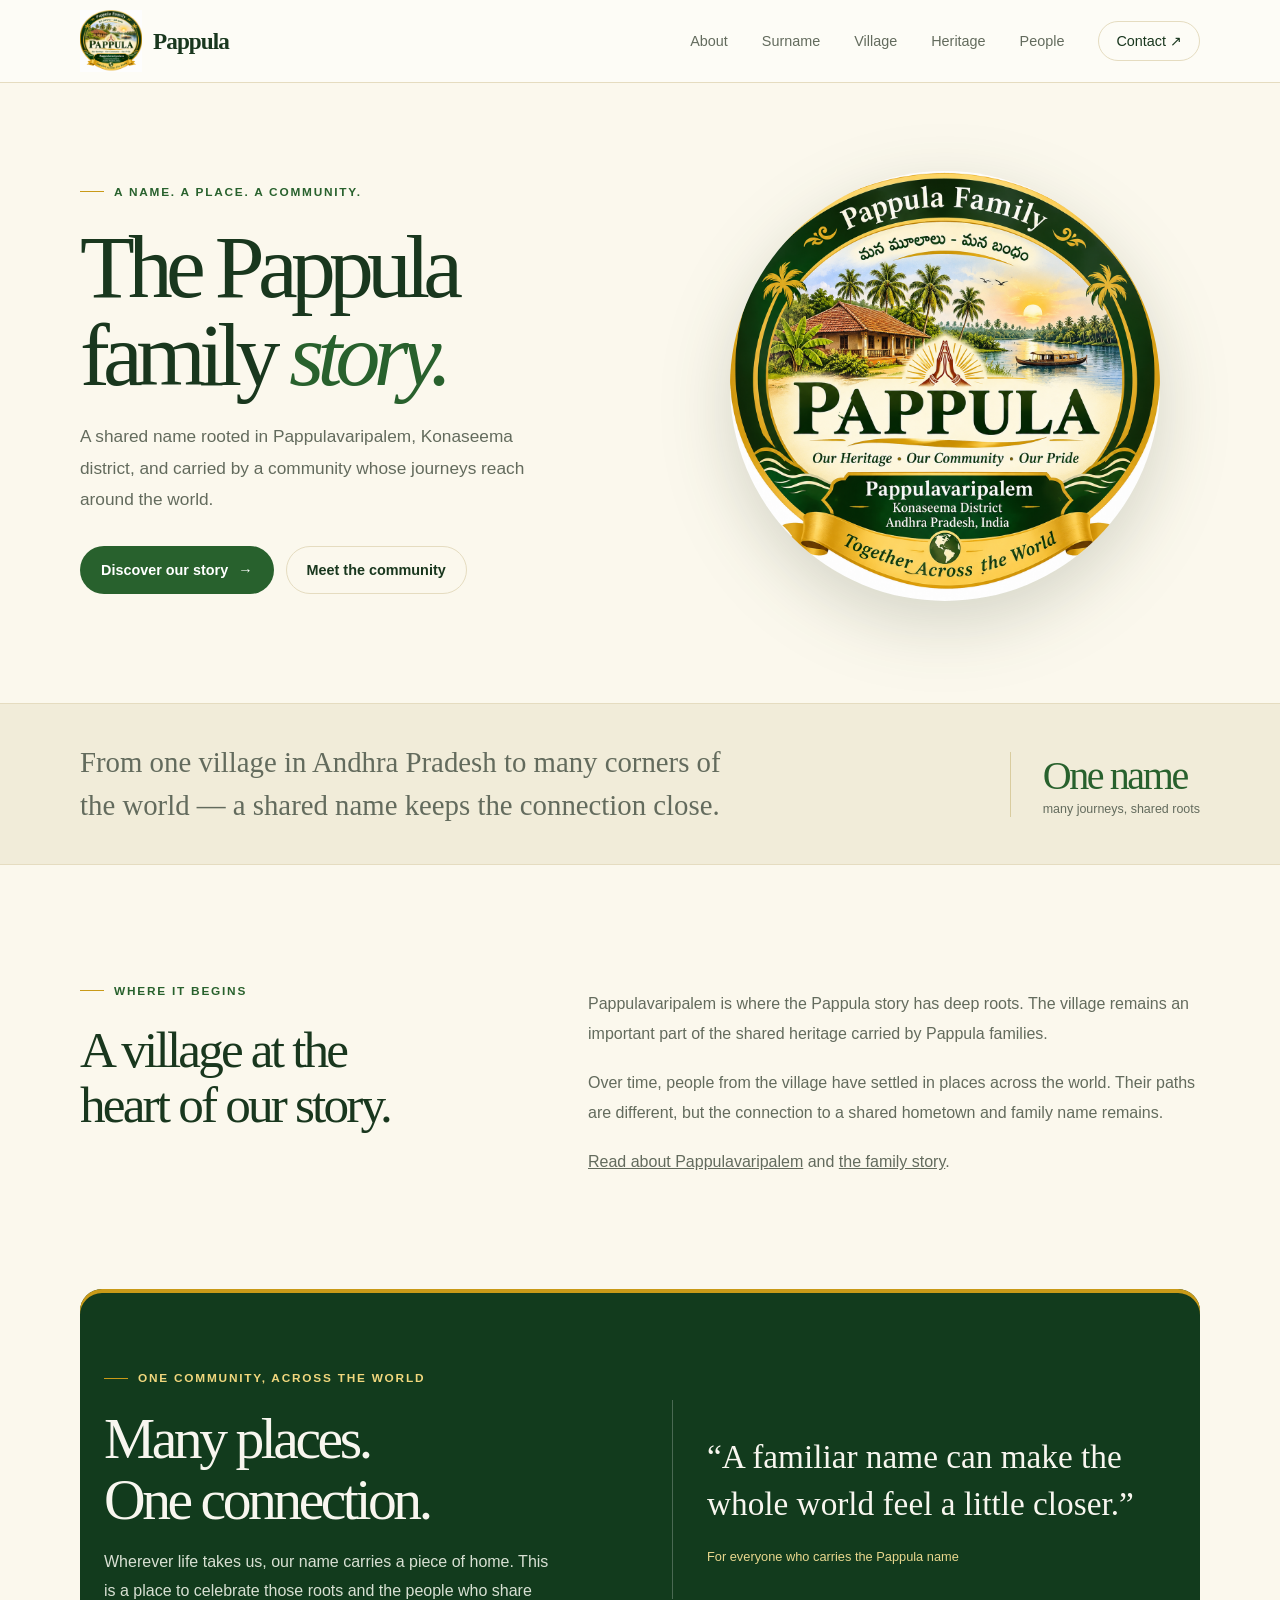
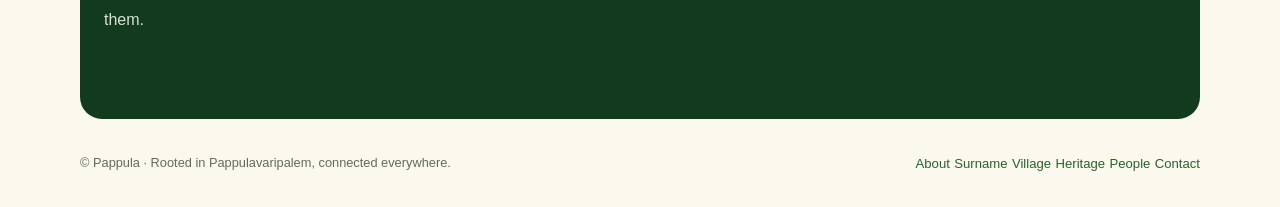
<file: index.html>
<!doctype html>
<html lang="en">
  <head>
    <meta charset="utf-8">
    <meta name="viewport" content="width=device-width, initial-scale=1">
    <title>Pappula Family &amp; Community | Pappulavaripalem, Konaseema</title>
    <meta name="keywords"
      content="Pappula family, Pappula community, Pappulavaripalem, Telugu, Konaseema district, Godavari, Andhra Pradesh">
    <meta name="author" content="Rajesh Pappula">
    <meta
      name="description"
      content="Discover the Pappula family heritage, rooted in Pappulavaripalem, Konaseema, Andhra Pradesh, India, and the community connected across the world."
    >
    <meta name="robots" content="index, follow">
    <meta name="theme-color" content="#fbf8ed">
    <meta property="article:modified_time" content="2026-11-26">
    <link rel="canonical" href="https://www.pappula.com/">
    <link rel="icon" type="image/png" href="logo.png">
    <meta property="og:type" content="website">
    <meta property="og:site_name" content="Pappula Family">
    <meta property="og:title" content="Pappula Family &amp; Community | Pappulavaripalem, Konaseema">
    <meta
      property="og:description"
      content="A shared family name, rooted in Pappulavaripalem and carried by a community around the world."
    >
    <meta property="og:url" content="https://www.pappula.com/">
    <meta property="og:image" content="https://www.pappula.com/logo.png">
    <meta property="og:image:alt" content="Pappula family emblem celebrating its heritage and community">
    <meta name="twitter:card" content="summary">
    <meta name="twitter:title" content="Pappula Family &amp; Community | Pappulavaripalem, Konaseema">
    <meta
      name="twitter:description"
      content="Discover the Pappula family heritage and community, rooted in Pappulavaripalem."
    >
    <meta name="twitter:image" content="https://www.pappula.com/logo.png">
    <script type="application/ld+json">
      {
        "@context": "https://schema.org",
        "@graph": [
          {
            "@type": "WebSite",
            "@id": "https://www.pappula.com/#website",
            "url": "https://www.pappula.com/",
            "name": "Pappula Family",
            "alternateName": "Pappula",
            "description": "The Pappula family heritage rooted in Pappulavaripalem and its community around the world.",
            "inLanguage": "en"
          },
          {
            "@type": "WebPage",
            "@id": "https://www.pappula.com/#webpage",
            "url": "https://www.pappula.com/",
            "name": "Pappula Family & Community | Pappulavaripalem, Konaseema",
            "isPartOf": {
              "@id": "https://www.pappula.com/#website"
            },
            "dateModified": "2026-11-26",
            "about": {
              "@type": "Thing",
              "name": "Pappula family heritage and community"
            },
            "inLanguage": "en"
          }
        ]
      }
    </script>
    <style>
      :root {
        color-scheme: light;
        --paper: #fbf8ed;
        --ink: #19371e;
        --muted: #636b5d;
        --green: #28612d;
        --green-dark: #123b1d;
        --gold: #c99a18;
        --line: #e5dcc0;
        --serif: Georgia, "Times New Roman", serif;
        --sans: "Segoe UI", Arial, sans-serif;
      }

      *,
      *::before,
      *::after {
        box-sizing: border-box;
      }

      html {
        scroll-behavior: smooth;
      }

      body {
        margin: 0;
        background: var(--paper);
        color: var(--ink);
        font-family: var(--sans);
        -webkit-font-smoothing: antialiased;
      }

      a {
        color: inherit;
      }

      a:focus-visible,
      button:focus-visible {
        outline: 3px solid var(--gold);
        outline-offset: 4px;
      }

      .shell {
        width: min(1120px, calc(100% - 48px));
        margin-inline: auto;
      }

      .site-header {
        position: relative;
        z-index: 2;
        border-bottom: 1px solid var(--line);
        background: rgb(255 255 255 / 48%);
      }

      .header-inner {
        min-height: 82px;
        display: flex;
        align-items: center;
        justify-content: space-between;
      }

      .brand {
        display: inline-flex;
        align-items: center;
        gap: 11px;
        text-decoration: none;
        font-family: var(--serif);
        font-size: 1.45rem;
        font-weight: 700;
        letter-spacing: -0.04em;
      }

      .brand-logo {
        width: 62px;
        height: 62px;
        object-fit: contain;
      }

      .nav-links {
        display: flex;
        align-items: center;
        gap: 34px;
      }

      .nav-links a {
        color: var(--muted);
        font-size: 0.9rem;
        text-decoration: none;
        transition: color 160ms ease;
      }

      .nav-links a:hover {
        color: var(--green-dark);
      }

      .nav-links .nav-cta {
        padding: 11px 17px;
        border: 1px solid var(--line);
        border-radius: 999px;
        color: var(--ink);
      }

      .menu-toggle {
        display: none;
        padding: 9px 13px;
        border: 1px solid var(--line);
        border-radius: 999px;
        background: transparent;
        color: var(--ink);
        font: inherit;
      }

      .hero {
        min-height: 620px;
        display: grid;
        grid-template-columns: 1.05fr 0.95fr;
        align-items: center;
        gap: 48px;
        padding-block: 74px 88px;
      }

      .eyebrow {
        display: inline-flex;
        align-items: center;
        gap: 10px;
        margin: 0 0 24px;
        color: var(--green);
        font-size: 0.74rem;
        font-weight: 700;
        letter-spacing: 0.15em;
        text-transform: uppercase;
      }

      .eyebrow::before {
        width: 24px;
        height: 1px;
        background: var(--gold);
        content: "";
      }

      h1,
      h2,
      h3,
      p {
        margin-top: 0;
      }

      h1,
      h2,
      h3 {
        font-family: var(--serif);
        font-weight: 500;
      }

      h1 {
        max-width: 650px;
        margin-bottom: 23px;
        font-size: clamp(3.55rem, 7vw, 6.35rem);
        letter-spacing: -0.075em;
        line-height: 0.98;
      }

      h1 span {
        color: var(--green);
        font-style: italic;
      }

      .hero-copy {
        max-width: 470px;
        margin-bottom: 31px;
        color: var(--muted);
        font-size: 1.08rem;
        line-height: 1.8;
      }

      .button-row {
        display: flex;
        flex-wrap: wrap;
        align-items: center;
        gap: 12px;
      }

      .button {
        min-height: 48px;
        display: inline-flex;
        align-items: center;
        justify-content: center;
        gap: 10px;
        padding: 0 20px;
        border: 1px solid transparent;
        border-radius: 999px;
        background: var(--green);
        color: white;
        font-size: 0.9rem;
        font-weight: 600;
        text-decoration: none;
        transition: background 160ms ease, transform 160ms ease;
      }

      .button:hover {
        transform: translateY(-2px);
        background: var(--green-dark);
      }

      .button-secondary {
        border-color: var(--line);
        background: transparent;
        color: var(--ink);
      }

      .button-secondary:hover {
        background: #eeece4;
        color: var(--ink);
      }

      .hero-art {
        position: relative;
        min-height: 410px;
        display: grid;
        place-items: center;
      }

      .hero-logo {
        display: block;
        width: min(100%, 430px);
        height: auto;
        border-radius: 50%;
        filter: drop-shadow(0 22px 34px rgb(39 54 26 / 18%));
      }

      .intro-band {
        border-block: 1px solid var(--line);
        background: #f1ecd9;
      }

      .intro-inner {
        min-height: 160px;
        display: grid;
        grid-template-columns: 1fr auto;
        align-items: center;
        gap: 36px;
        padding-block: 30px;
      }

      .intro-inner p {
        max-width: 670px;
        margin: 0;
        color: var(--muted);
        font-family: var(--serif);
        font-size: clamp(1.25rem, 2.4vw, 1.8rem);
        line-height: 1.5;
      }

      .stat {
        padding-left: 32px;
        border-left: 1px solid #d9cc9f;
      }

      .stat strong {
        display: block;
        color: var(--green);
        font-family: var(--serif);
        font-size: 2.5rem;
        font-weight: 500;
        letter-spacing: -0.06em;
      }

      .stat span {
        color: var(--muted);
        font-size: 0.78rem;
      }

      .story {
        display: grid;
        grid-template-columns: 0.8fr 1.2fr;
        gap: 100px;
        padding-block: 112px;
      }

      .section-heading h2 {
        max-width: 360px;
        margin-bottom: 0;
        font-size: clamp(2.5rem, 4vw, 3.8rem);
        letter-spacing: -0.055em;
        line-height: 1.08;
      }

      .story-copy {
        padding-top: 12px;
      }

      .story-copy p {
        margin-bottom: 20px;
        color: var(--muted);
        font-size: 1rem;
        line-height: 1.85;
      }

      .story-copy p:last-child {
        margin-bottom: 0;
      }

      .community {
        padding-block: 76px 84px;
        border-radius: 22px;
        background: var(--green-dark);
        color: #f8f6ef;
        box-shadow: inset 0 4px 0 var(--gold);
      }

      .community-inner {
        display: grid;
        grid-template-columns: 1fr 1fr;
        align-items: center;
        gap: 64px;
      }

      .community .eyebrow {
        color: #f1d77d;
      }

      .community h2 {
        max-width: 475px;
        margin-bottom: 18px;
        font-size: clamp(2.65rem, 4.5vw, 4.1rem);
        letter-spacing: -0.06em;
        line-height: 1.05;
      }

      .community-copy {
        max-width: 450px;
        margin-bottom: 0;
        color: #d8e0d3;
        line-height: 1.8;
      }

      .community-quote {
        position: relative;
        padding: 34px 0 34px 34px;
        border-left: 1px solid rgb(255 255 255 / 24%);
      }

      .community-quote p {
        margin-bottom: 20px;
        font-family: var(--serif);
        font-size: clamp(1.55rem, 2.6vw, 2.1rem);
        line-height: 1.4;
      }

      .community-quote span {
        color: #e8d78e;
        font-size: 0.8rem;
      }

      .site-footer {
        padding-block: 35px;
      }

      .footer-inner {
        display: flex;
        align-items: center;
        justify-content: space-between;
        gap: 20px;
      }

      .footer-inner p {
        margin: 0;
        color: var(--muted);
        font-size: 0.8rem;
      }

      .footer-inner a {
        color: var(--green);
        font-size: 0.82rem;
        text-decoration: none;
      }

      @media (max-width: 760px) {
        .nav-links {
          flex-wrap: wrap;
          justify-content: flex-end;
          gap: 12px 18px;
        }

        .hero {
          min-height: 0;
          grid-template-columns: 1fr;
          gap: 16px;
          padding-block: 76px 48px;
        }

        .hero-art {
          min-height: 360px;
        }

        .story {
          grid-template-columns: 1fr;
          gap: 26px;
          padding-block: 76px;
        }

        .section-heading h2 {
          max-width: 480px;
        }

        .community-inner {
          grid-template-columns: 1fr;
          gap: 35px;
        }
      }

      @media (max-width: 560px) {
        .shell {
          width: min(100% - 36px, 1120px);
        }

        .header-inner {
          min-height: 72px;
        }

        .menu-toggle {
          display: inline-flex;
          align-items: center;
        }

        .nav-links {
          position: absolute;
          top: calc(100% + 1px);
          right: 18px;
          left: 18px;
          display: none;
          align-items: stretch;
          gap: 0;
          padding: 8px;
          border: 1px solid var(--line);
          border-radius: 14px;
          background: var(--paper);
          box-shadow: 0 18px 35px rgb(33 47 39 / 10%);
        }

        .nav-links.is-open {
          display: flex;
          flex-direction: column;
        }

        .nav-links a {
          padding: 13px 12px;
        }

        .nav-links .nav-cta {
          margin-top: 4px;
          border-color: transparent;
        }

        .hero {
          padding-top: 62px;
        }

        h1 {
          font-size: clamp(3.4rem, 17vw, 5rem);
        }

        .hero-copy {
          font-size: 1rem;
        }

        .hero-art {
          min-height: 0;
          padding-top: 16px;
        }

        .intro-inner {
          grid-template-columns: 1fr;
          gap: 20px;
          padding-block: 27px;
        }

        .stat {
          padding: 0;
          border: 0;
        }

        .stat strong {
          font-size: 2rem;
        }

        .community {
          padding-block: 56px;
          border-radius: 16px;
        }

        .community-quote {
          padding-block: 10px;
        }

        .footer-inner {
          align-items: flex-start;
          flex-direction: column;
        }
      }

      @media (prefers-reduced-motion: reduce) {
        *,
        *::before,
        *::after {
          scroll-behavior: auto !important;
          transition-duration: 0.01ms !important;
        }
      }
    </style>
  </head>
  <body>
    <header class="site-header">
      <div class="shell header-inner">
        <a class="brand" href="#home" aria-label="Pappula home">
          <img class="brand-logo" src="logo.png" alt="">
          <span>Pappula</span>
        </a>
        <button
          class="menu-toggle"
          type="button"
          aria-expanded="false"
          aria-controls="site-navigation"
        >
          Menu
        </button>
        <nav class="nav-links" id="site-navigation" aria-label="Main navigation">
          <a href="about.html">About</a>
          <a href="surname.html">Surname</a>
          <a href="village.html">Village</a>
          <a href="heritage.html">Heritage</a>
          <a href="people.html">People</a>
          <a class="nav-cta" href="contact.html">Contact <span aria-hidden="true">↗</span></a>
        </nav>
      </div>
    </header>

    <main>
      <section class="shell hero" id="home" aria-labelledby="hero-title">
        <div>
          <p class="eyebrow">A name. A place. A community.</p>
          <h1 id="hero-title">The Pappula<br>family <span>story.</span></h1>
          <p class="hero-copy">
            A shared name rooted in Pappulavaripalem, Konaseema district, and
            carried by a community whose journeys reach around the world.
          </p>
          <div class="button-row">
            <a class="button" href="#story">Discover our story <span aria-hidden="true">→</span></a>
            <a class="button button-secondary" href="people.html">Meet the community</a>
          </div>
        </div>
        <div class="hero-art">
          <img
            class="hero-logo"
            src="logo.png"
            alt="Pappula family emblem celebrating its heritage in Pappulavaripalem and community around the world"
          >
        </div>
      </section>

      <section class="intro-band" aria-label="A shared heritage">
        <div class="shell intro-inner">
          <p>
            From one village in Andhra Pradesh to many corners of the world —
            a shared name keeps the connection close.
          </p>
          <div class="stat">
            <strong>One name</strong>
            <span>many journeys, shared roots</span>
          </div>
        </div>
      </section>

      <section class="shell story" id="story" aria-labelledby="story-title">
        <div class="section-heading">
          <p class="eyebrow">Where it begins</p>
          <h2 id="story-title">A village at the heart of our story.</h2>
        </div>
        <div class="story-copy">
          <p>
            Pappulavaripalem is where the Pappula story has deep roots. The
            village remains an important part of the shared heritage carried
            by Pappula families.
          </p>
          <p>
            Over time, people from the village have settled in places across
            the world. Their paths are different, but the connection to a
            shared hometown and family name remains.
          </p>
          <p>
            <a href="village.html">Read about Pappulavaripalem</a> and
            <a href="about.html">the family story</a>.
          </p>
        </div>
      </section>

      <section class="shell community" id="community" aria-labelledby="community-title">
        <div class="shell community-inner">
          <div>
            <p class="eyebrow">One community, across the world</p>
            <h2 id="community-title">Many places.<br>One connection.</h2>
            <p class="community-copy">
              Wherever life takes us, our name carries a piece of home. This is
              a place to celebrate those roots and the people who share them.
            </p>
          </div>
          <div class="community-quote">
            <p>“A familiar name can make the whole world feel a little closer.”</p>
            <span>For everyone who carries the Pappula name</span>
          </div>
        </div>
      </section>
    </main>

    <footer class="site-footer">
      <div class="shell footer-inner">
        <p>© Pappula · Rooted in Pappulavaripalem, connected everywhere.</p>
        <nav aria-label="Footer navigation">
          <a href="about.html">About</a>
          <a href="surname.html">Surname</a>
          <a href="village.html">Village</a>
          <a href="heritage.html">Heritage</a>
          <a href="people.html">People</a>
          <a href="contact.html">Contact</a>
        </nav>
      </div>
    </footer>

    <script>
      const menuButton = document.querySelector(".menu-toggle");
      const navigation = document.querySelector("#site-navigation");

      menuButton.addEventListener("click", () => {
        const isExpanded = menuButton.getAttribute("aria-expanded") === "true";
        menuButton.setAttribute("aria-expanded", String(!isExpanded));
        navigation.classList.toggle("is-open", !isExpanded);
      });

      navigation.addEventListener("click", (event) => {
        if (event.target.closest("a")) {
          menuButton.setAttribute("aria-expanded", "false");
          navigation.classList.remove("is-open");
        }
      });
    </script>
  </body>
</html>
</file>
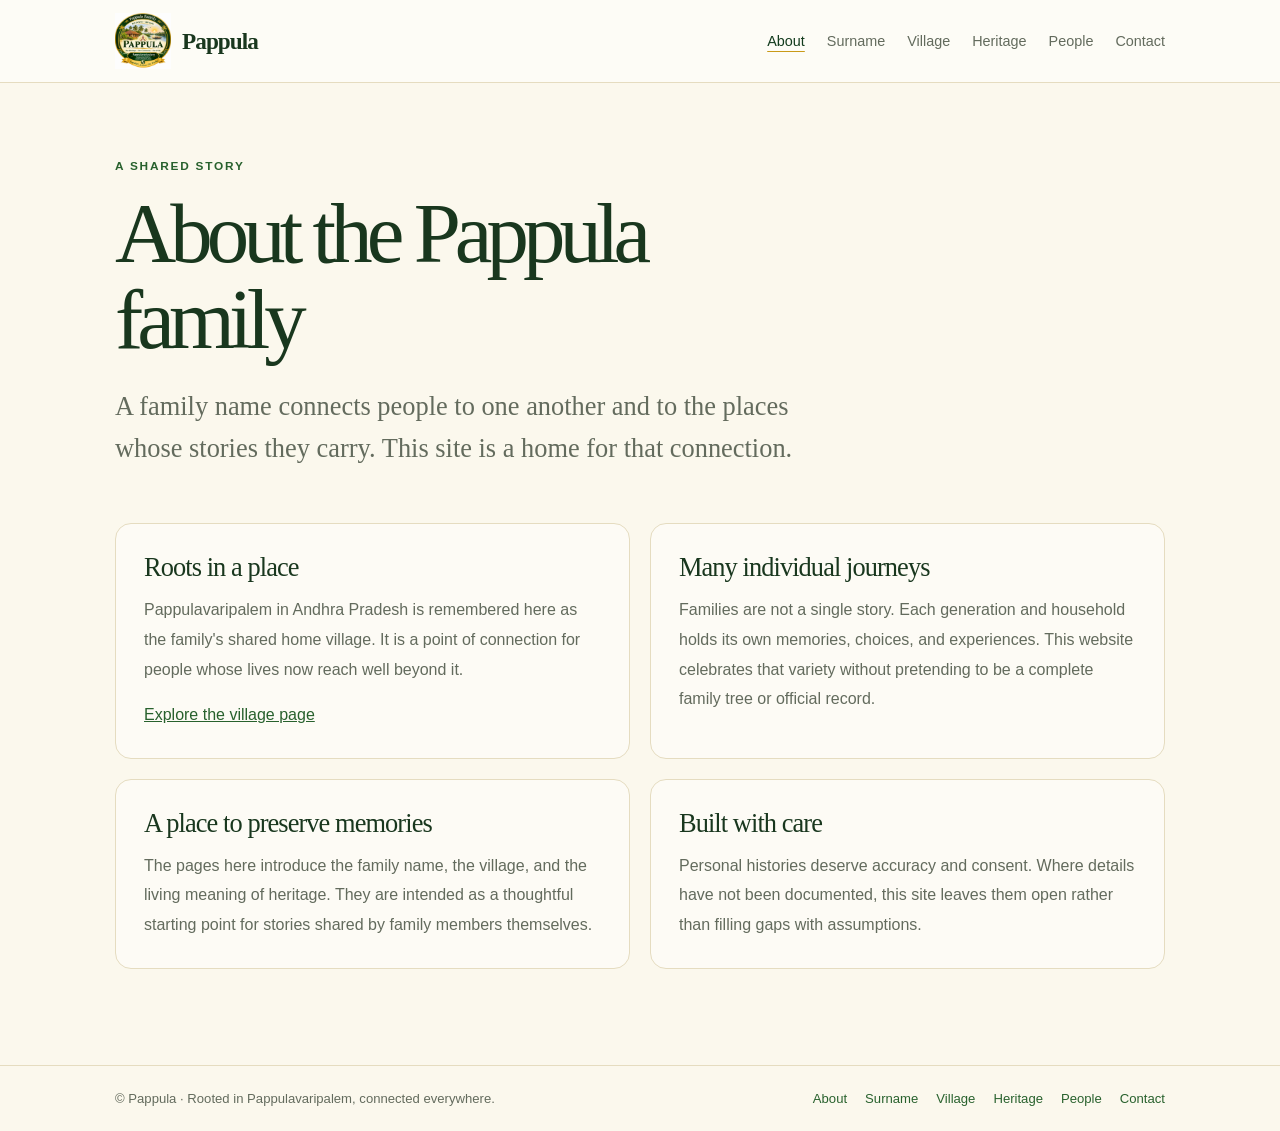
<file: about.html>
<!doctype html>
<html lang="en">
  <head>
    <meta charset="utf-8">
    <meta name="viewport" content="width=device-width, initial-scale=1">
    <title>About the Pappula Family | Pappula</title>
    <meta name="description" content="Learn about the Pappula family website, its roots in Pappulavaripalem, and the community connected by a shared name.">
    <meta name="keywords" content="Pappula family, Pappula community, Pappulavaripalem, Telugu, Konaseema district, Godavari, Andhra Pradesh">
    <meta name="theme-color" content="#fbf8ed">
    <meta property="article:modified_time" content="2026-11-26">
    <link rel="canonical" href="https://www.pappula.com/about.html">
    <link rel="icon" type="image/png" href="logo.png">
    <link rel="stylesheet" href="pages.css">
    <script type="application/ld+json">
      {
        "@context": "https://schema.org",
        "@type": "AboutPage",
        "name": "About the Pappula Family | Pappula",
        "url": "https://www.pappula.com/about.html",
        "dateModified": "2026-11-26"
      }
    </script>
  </head>
  <body>
    <header class="site-header">
      <div class="shell header-inner">
        <a class="brand" href="/" aria-label="Pappula home">
          <img class="brand-logo" src="logo.png" alt="">
          <span>Pappula</span>
        </a>
        <nav class="page-nav" aria-label="Main navigation">
          <a href="about.html" aria-current="page">About</a>
          <a href="surname.html">Surname</a>
          <a href="village.html">Village</a>
          <a href="heritage.html">Heritage</a>
          <a href="people.html">People</a>
          <a href="contact.html">Contact</a>
        </nav>
      </div>
    </header>
    <main class="shell page-main">
      <header class="page-intro">
        <p class="eyebrow">A shared story</p>
        <h1>About the Pappula family</h1>
        <p class="lead">
          A family name connects people to one another and to the places whose
          stories they carry. This site is a home for that connection.
        </p>
      </header>
      <div class="content-grid">
        <section class="content-card">
          <h2>Roots in a place</h2>
          <p>
            Pappulavaripalem in Andhra Pradesh is remembered here as the
            family's shared home village. It is a point of connection for
            people whose lives now reach well beyond it.
          </p>
          <p><a href="village.html">Explore the village page</a></p>
        </section>
        <section class="content-card">
          <h2>Many individual journeys</h2>
          <p>
            Families are not a single story. Each generation and household
            holds its own memories, choices, and experiences. This website
            celebrates that variety without pretending to be a complete family
            tree or official record.
          </p>
        </section>
        <section class="content-card">
          <h2>A place to preserve memories</h2>
          <p>
            The pages here introduce the family name, the village, and the
            living meaning of heritage. They are intended as a thoughtful
            starting point for stories shared by family members themselves.
          </p>
        </section>
        <section class="content-card">
          <h2>Built with care</h2>
          <p>
            Personal histories deserve accuracy and consent. Where details
            have not been documented, this site leaves them open rather than
            filling gaps with assumptions.
          </p>
        </section>
      </div>
    </main>
    <footer class="site-footer">
      <div class="shell footer-inner">
        <p>© Pappula · Rooted in Pappulavaripalem, connected everywhere.</p>
        <nav class="footer-nav" aria-label="Footer navigation">
          <a href="about.html">About</a><a href="surname.html">Surname</a><a href="village.html">Village</a><a href="heritage.html">Heritage</a><a href="people.html">People</a><a href="contact.html">Contact</a>
        </nav>
      </div>
    </footer>
  </body>
</html>
</file>
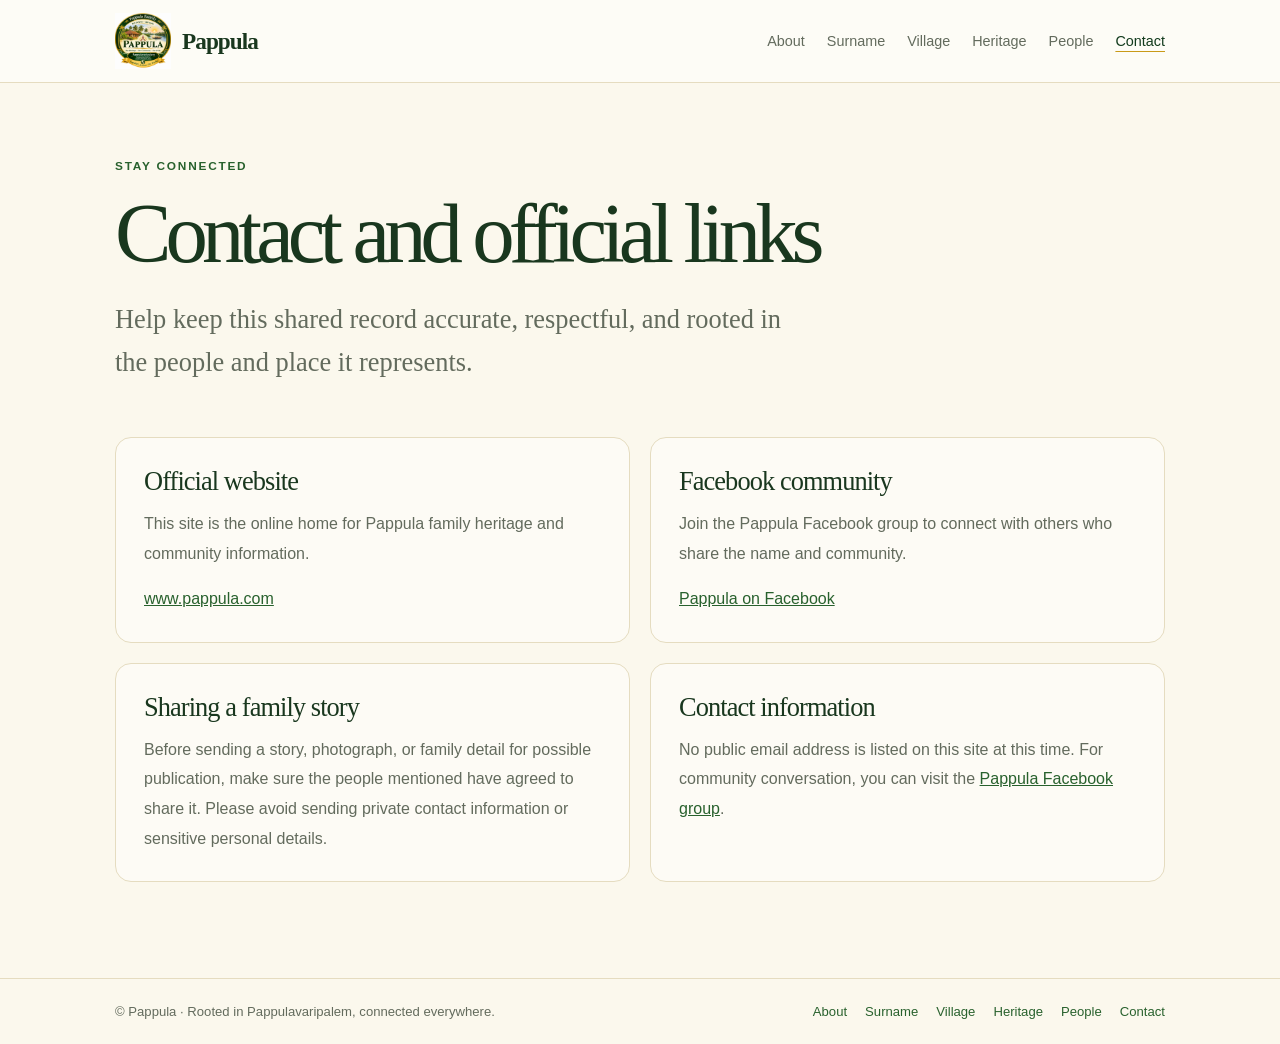
<file: contact.html>
<!doctype html>
<html lang="en">

<head>
  <meta charset="utf-8">
  <meta name="viewport" content="width=device-width, initial-scale=1">
  <title>Contact and Official Links | Pappula</title>
  <meta name="description"
    content="Official links for the Pappula community in Pappulavaripalem, Konaseema, Andhra Pradesh, including the Pappula Facebook group.">
  <meta name="keywords"
  content="Pappula family, Pappula community, Pappulavaripalem, Telugu, Konaseema district, Godavari, Andhra Pradesh">
  <meta name="theme-color" content="#fbf8ed">
  <meta property="article:modified_time" content="2026-11-26">
  <link rel="canonical" href="https://www.pappula.com/contact.html">
  <link rel="icon" type="image/png" href="logo.png">
  <link rel="stylesheet" href="pages.css">
  <script type="application/ld+json">
    {
      "@context": "https://schema.org",
      "@type": "ContactPage",
      "name": "Contact and Official Links | Pappula",
      "url": "https://www.pappula.com/contact.html",
      "dateModified": "2026-11-26"
    }
  </script>
</head>

<body>
  <header class="site-header">
    <div class="shell header-inner">
      <a class="brand" href="/" aria-label="Pappula home">
        <img class="brand-logo" src="logo.png" alt="">
        <span>Pappula</span>
      </a>
      <nav class="page-nav" aria-label="Main navigation">
        <a href="about.html">About</a>
        <a href="surname.html">Surname</a>
        <a href="village.html">Village</a>
        <a href="heritage.html">Heritage</a>
        <a href="people.html">People</a>
        <a href="contact.html" aria-current="page">Contact</a>
      </nav>
    </div>
  </header>
  <main class="shell page-main">
    <header class="page-intro">
      <p class="eyebrow">Stay connected</p>
      <h1>Contact and official links</h1>
      <p class="lead">
        Help keep this shared record accurate, respectful, and rooted in
        the people and place it represents.
      </p>
    </header>
    <div class="content-grid">
      <section class="content-card">
        <h2>Official website</h2>
        <p>
          This site is the online home for Pappula family heritage and
          community information.
        </p>
        <p><a href="https://www.pappula.com/">www.pappula.com</a></p>
      </section>
      <section class="content-card">
        <h2>Facebook community</h2>
        <p>
          Join the Pappula Facebook group to connect with others who share
          the name and community.
        </p>
        <p>
          <a href="https://www.facebook.com/groups/pappula">
            Pappula on Facebook
          </a>
        </p>
      </section>
      <section class="content-card">
        <h2>Sharing a family story</h2>
        <p>
          Before sending a story, photograph, or family detail for possible
          publication, make sure the people mentioned have agreed to share
          it. Please avoid sending private contact information or sensitive
          personal details.
        </p>
      </section>
      <section class="content-card">
        <h2>Contact information</h2>
        <p>
          No public email address is listed on this site at this time. For
          community conversation, you can visit the
          <a href="https://www.facebook.com/groups/pappula">Pappula Facebook group</a>.
        </p>
      </section>
    </div>
  </main>
  <footer class="site-footer">
    <div class="shell footer-inner">
      <p>© Pappula · Rooted in Pappulavaripalem, connected everywhere.</p>
      <nav class="footer-nav" aria-label="Footer navigation">
        <a href="about.html">About</a><a href="surname.html">Surname</a><a href="village.html">Village</a><a
          href="heritage.html">Heritage</a><a href="people.html">People</a><a href="contact.html">Contact</a>
      </nav>
    </div>
  </footer>
</body>

</html>
</file>
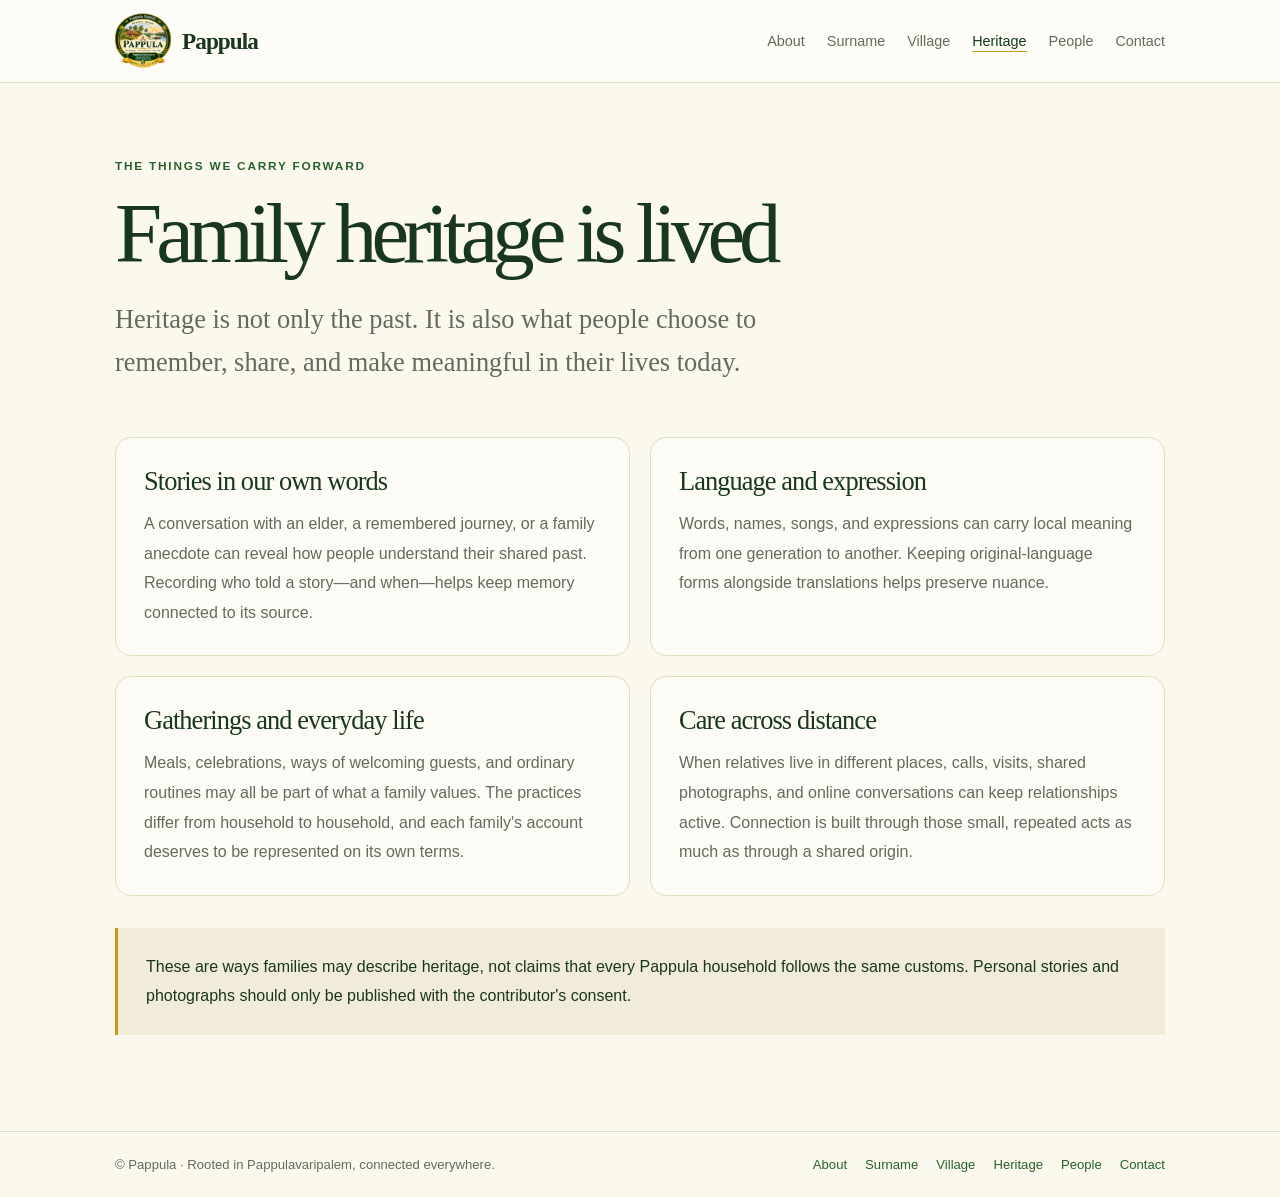
<file: heritage.html>
<!doctype html>
<html lang="en">
  <head>
    <meta charset="utf-8">
    <meta name="viewport" content="width=device-width, initial-scale=1">
    <title>Pappula Family Heritage and Traditions | Pappula</title>
    <meta name="description" content="Explore family heritage as living memory: language, celebrations, everyday practices, and stories shared across generations.">
    <meta name="keywords" content="Pappula family, Pappula community, Pappulavaripalem, Telugu, Konaseema district, Godavari, Andhra Pradesh">
    <meta name="theme-color" content="#fbf8ed">
    <meta property="article:modified_time" content="2026-11-26">
    <link rel="canonical" href="https://www.pappula.com/heritage.html">
    <link rel="icon" type="image/png" href="logo.png">
    <link rel="stylesheet" href="pages.css">
    <script type="application/ld+json">
      {
        "@context": "https://schema.org",
        "@type": "WebPage",
        "name": "Pappula Family Heritage and Traditions | Pappula",
        "url": "https://www.pappula.com/heritage.html",
        "dateModified": "2026-11-26"
      }
    </script>
  </head>
  <body>
    <header class="site-header">
      <div class="shell header-inner">
        <a class="brand" href="/" aria-label="Pappula home">
          <img class="brand-logo" src="logo.png" alt="">
          <span>Pappula</span>
        </a>
        <nav class="page-nav" aria-label="Main navigation">
          <a href="about.html">About</a>
          <a href="surname.html">Surname</a>
          <a href="village.html">Village</a>
          <a href="heritage.html" aria-current="page">Heritage</a>
          <a href="people.html">People</a>
          <a href="contact.html">Contact</a>
        </nav>
      </div>
    </header>
    <main class="shell page-main">
      <header class="page-intro">
        <p class="eyebrow">The things we carry forward</p>
        <h1>Family heritage is lived</h1>
        <p class="lead">
          Heritage is not only the past. It is also what people choose to
          remember, share, and make meaningful in their lives today.
        </p>
      </header>
      <div class="content-grid">
        <section class="content-card">
          <h2>Stories in our own words</h2>
          <p>
            A conversation with an elder, a remembered journey, or a family
            anecdote can reveal how people understand their shared past.
            Recording who told a story—and when—helps keep memory connected to
            its source.
          </p>
        </section>
        <section class="content-card">
          <h2>Language and expression</h2>
          <p>
            Words, names, songs, and expressions can carry local meaning from
            one generation to another. Keeping original-language forms
            alongside translations helps preserve nuance.
          </p>
        </section>
        <section class="content-card">
          <h2>Gatherings and everyday life</h2>
          <p>
            Meals, celebrations, ways of welcoming guests, and ordinary
            routines may all be part of what a family values. The practices
            differ from household to household, and each family's account
            deserves to be represented on its own terms.
          </p>
        </section>
        <section class="content-card">
          <h2>Care across distance</h2>
          <p>
            When relatives live in different places, calls, visits, shared
            photographs, and online conversations can keep relationships
            active. Connection is built through those small, repeated acts as
            much as through a shared origin.
          </p>
        </section>
      </div>
      <div class="callout">
        <p>
          These are ways families may describe heritage, not claims that every
          Pappula household follows the same customs. Personal stories and
          photographs should only be published with the contributor's consent.
        </p>
      </div>
    </main>
    <footer class="site-footer">
      <div class="shell footer-inner">
        <p>© Pappula · Rooted in Pappulavaripalem, connected everywhere.</p>
        <nav class="footer-nav" aria-label="Footer navigation">
          <a href="about.html">About</a><a href="surname.html">Surname</a><a href="village.html">Village</a><a href="heritage.html">Heritage</a><a href="people.html">People</a><a href="contact.html">Contact</a>
        </nav>
      </div>
    </footer>
  </body>
</html>
</file>
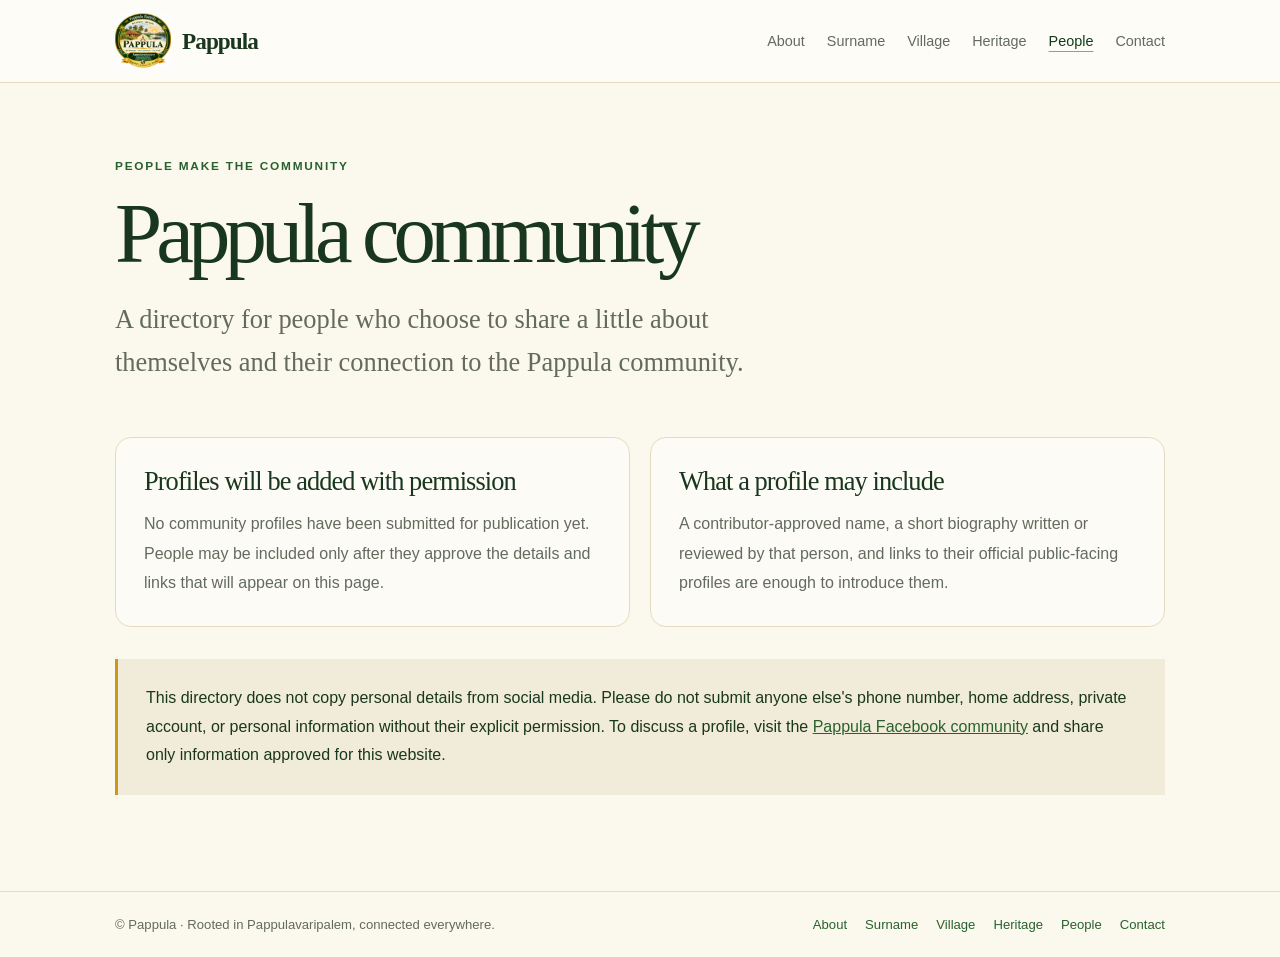
<file: people.html>
<!doctype html>
<html lang="en">
  <head>
    <meta charset="utf-8">
    <meta name="viewport" content="width=device-width, initial-scale=1">
    <title>Pappula Community Directory | Pappula</title>
    <meta name="description" content="A consent-based directory for Pappula community members who choose to share a public profile.">
    <meta name="keywords" content="Pappula community, Pappula people, Pappulavaripalem, Konaseema">
    <meta name="robots" content="index, follow">
    <meta name="theme-color" content="#fbf8ed">
    <meta property="article:modified_time" content="2026-11-26">
    <link rel="canonical" href="https://www.pappula.com/people.html">
    <link rel="icon" type="image/png" href="logo.png">
    <link rel="stylesheet" href="pages.css">
    <script type="application/ld+json">
      {
        "@context": "https://schema.org",
        "@type": "CollectionPage",
        "name": "Pappula Community Directory",
        "url": "https://www.pappula.com/people.html",
        "isPartOf": {
          "@type": "WebSite",
          "name": "Pappula",
          "url": "https://www.pappula.com/"
        }
      }
    </script>
  </head>
  <body>
    <header class="site-header">
      <div class="shell header-inner">
        <a class="brand" href="/" aria-label="Pappula home">
          <img class="brand-logo" src="logo.png" alt="">
          <span>Pappula</span>
        </a>
        <nav class="page-nav" aria-label="Main navigation">
          <a href="about.html">About</a>
          <a href="surname.html">Surname</a>
          <a href="village.html">Village</a>
          <a href="heritage.html">Heritage</a>
          <a href="people.html" aria-current="page">People</a>
          <a href="contact.html">Contact</a>
        </nav>
      </div>
    </header>
    <main class="shell page-main">
      <header class="page-intro">
        <p class="eyebrow">People make the community</p>
        <h1>Pappula community</h1>
        <p class="lead">
          A directory for people who choose to share a little about themselves
          and their connection to the Pappula community.
        </p>
      </header>
      <div class="content-grid">
        <section class="content-card">
          <h2>Profiles will be added with permission</h2>
          <p>
            No community profiles have been submitted for publication yet.
            People may be included only after they approve the details and
            links that will appear on this page.
          </p>
        </section>
        <section class="content-card">
          <h2>What a profile may include</h2>
          <p>
            A contributor-approved name, a short biography written or reviewed
            by that person, and links to their official public-facing profiles
            are enough to introduce them.
          </p>
        </section>
      </div>
      <div class="callout">
        <p>
          This directory does not copy personal details from social media.
          Please do not submit anyone else's phone number, home address,
          private account, or personal information without their explicit
          permission. To discuss a profile, visit the
          <a href="https://www.facebook.com/groups/pappula">Pappula Facebook community</a>
          and share only information approved for this website.
        </p>
      </div>
    </main>
    <footer class="site-footer">
      <div class="shell footer-inner">
        <p>© Pappula · Rooted in Pappulavaripalem, connected everywhere.</p>
        <nav class="footer-nav" aria-label="Footer navigation">
          <a href="about.html">About</a><a href="surname.html">Surname</a><a href="village.html">Village</a><a href="heritage.html">Heritage</a><a href="people.html">People</a><a href="contact.html">Contact</a>
        </nav>
      </div>
    </footer>
  </body>
</html>
</file>
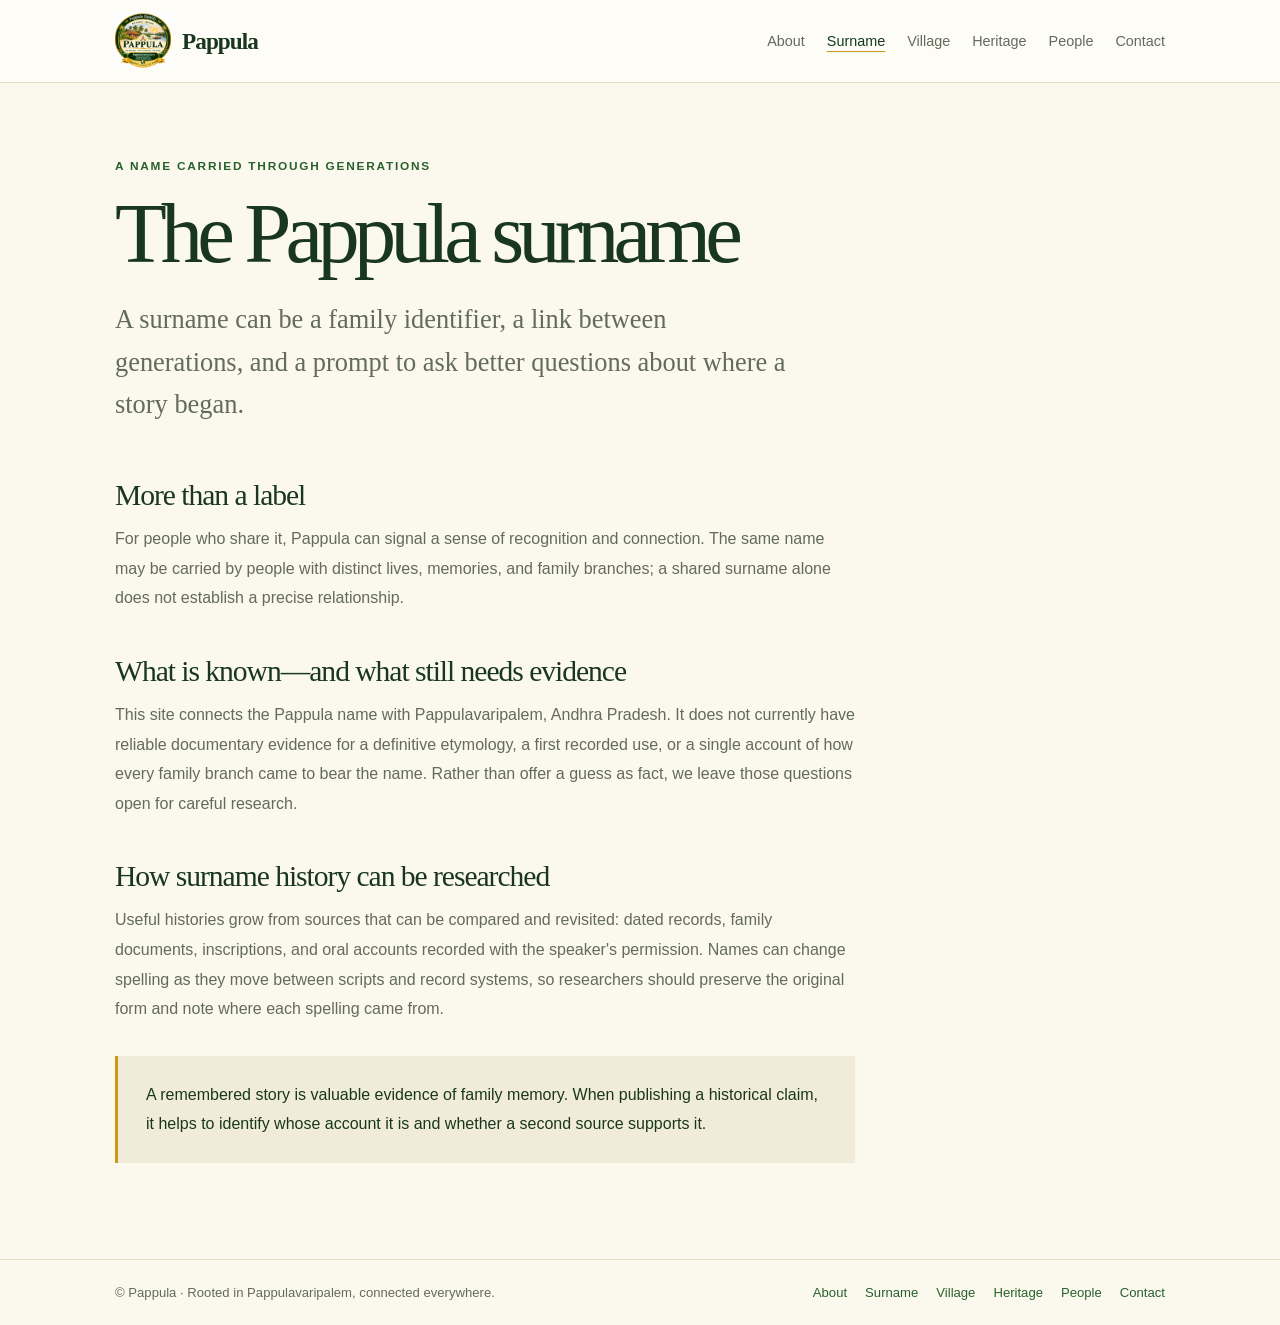
<file: surname.html>
<!doctype html>
<html lang="en">
  <head>
    <meta charset="utf-8">
    <meta name="viewport" content="width=device-width, initial-scale=1">
    <title>The Pappula Surname | Pappula</title>
    <meta name="description" content="A careful look at what the Pappula surname means to its community, and how its history can be researched and preserved.">
    <meta name="keywords" content="Pappula family, Pappula community, Pappulavaripalem, Telugu, Konaseema district, Godavari, Andhra Pradesh">
    <meta name="theme-color" content="#fbf8ed">
    <meta property="article:modified_time" content="2026-11-26">
    <link rel="canonical" href="https://www.pappula.com/surname.html">
    <link rel="icon" type="image/png" href="logo.png">
    <link rel="stylesheet" href="pages.css">
    <script type="application/ld+json">
      {
        "@context": "https://schema.org",
        "@type": "WebPage",
        "name": "The Pappula Surname | Pappula",
        "url": "https://www.pappula.com/surname.html",
        "dateModified": "2026-11-26"
      }
    </script>
  </head>
  <body>
    <header class="site-header">
      <div class="shell header-inner">
        <a class="brand" href="/" aria-label="Pappula home">
          <img class="brand-logo" src="logo.png" alt="">
          <span>Pappula</span>
        </a>
        <nav class="page-nav" aria-label="Main navigation">
          <a href="about.html">About</a>
          <a href="surname.html" aria-current="page">Surname</a>
          <a href="village.html">Village</a>
          <a href="heritage.html">Heritage</a>
          <a href="people.html">People</a>
          <a href="contact.html">Contact</a>
        </nav>
      </div>
    </header>
    <main class="shell page-main">
      <header class="page-intro">
        <p class="eyebrow">A name carried through generations</p>
        <h1>The Pappula surname</h1>
        <p class="lead">
          A surname can be a family identifier, a link between generations,
          and a prompt to ask better questions about where a story began.
        </p>
      </header>
      <article class="prose">
        <h2>More than a label</h2>
        <p>
          For people who share it, Pappula can signal a sense of recognition
          and connection. The same name may be carried by people with distinct
          lives, memories, and family branches; a shared surname alone does
          not establish a precise relationship.
        </p>
        <h2>What is known—and what still needs evidence</h2>
        <p>
          This site connects the Pappula name with Pappulavaripalem, Andhra
          Pradesh. It does not currently have reliable documentary evidence
          for a definitive etymology, a first recorded use, or a single account
          of how every family branch came to bear the name. Rather than offer
          a guess as fact, we leave those questions open for careful research.
        </p>
        <h2>How surname history can be researched</h2>
        <p>
          Useful histories grow from sources that can be compared and
          revisited: dated records, family documents, inscriptions, and oral
          accounts recorded with the speaker's permission. Names can change
          spelling as they move between scripts and record systems, so
          researchers should preserve the original form and note where each
          spelling came from.
        </p>
        <div class="callout">
          <p>
            A remembered story is valuable evidence of family memory. When
            publishing a historical claim, it helps to identify whose account
            it is and whether a second source supports it.
          </p>
        </div>
      </article>
    </main>
    <footer class="site-footer">
      <div class="shell footer-inner">
        <p>© Pappula · Rooted in Pappulavaripalem, connected everywhere.</p>
        <nav class="footer-nav" aria-label="Footer navigation">
          <a href="about.html">About</a><a href="surname.html">Surname</a><a href="village.html">Village</a><a href="heritage.html">Heritage</a><a href="people.html">People</a><a href="contact.html">Contact</a>
        </nav>
      </div>
    </footer>
  </body>
</html>
</file>
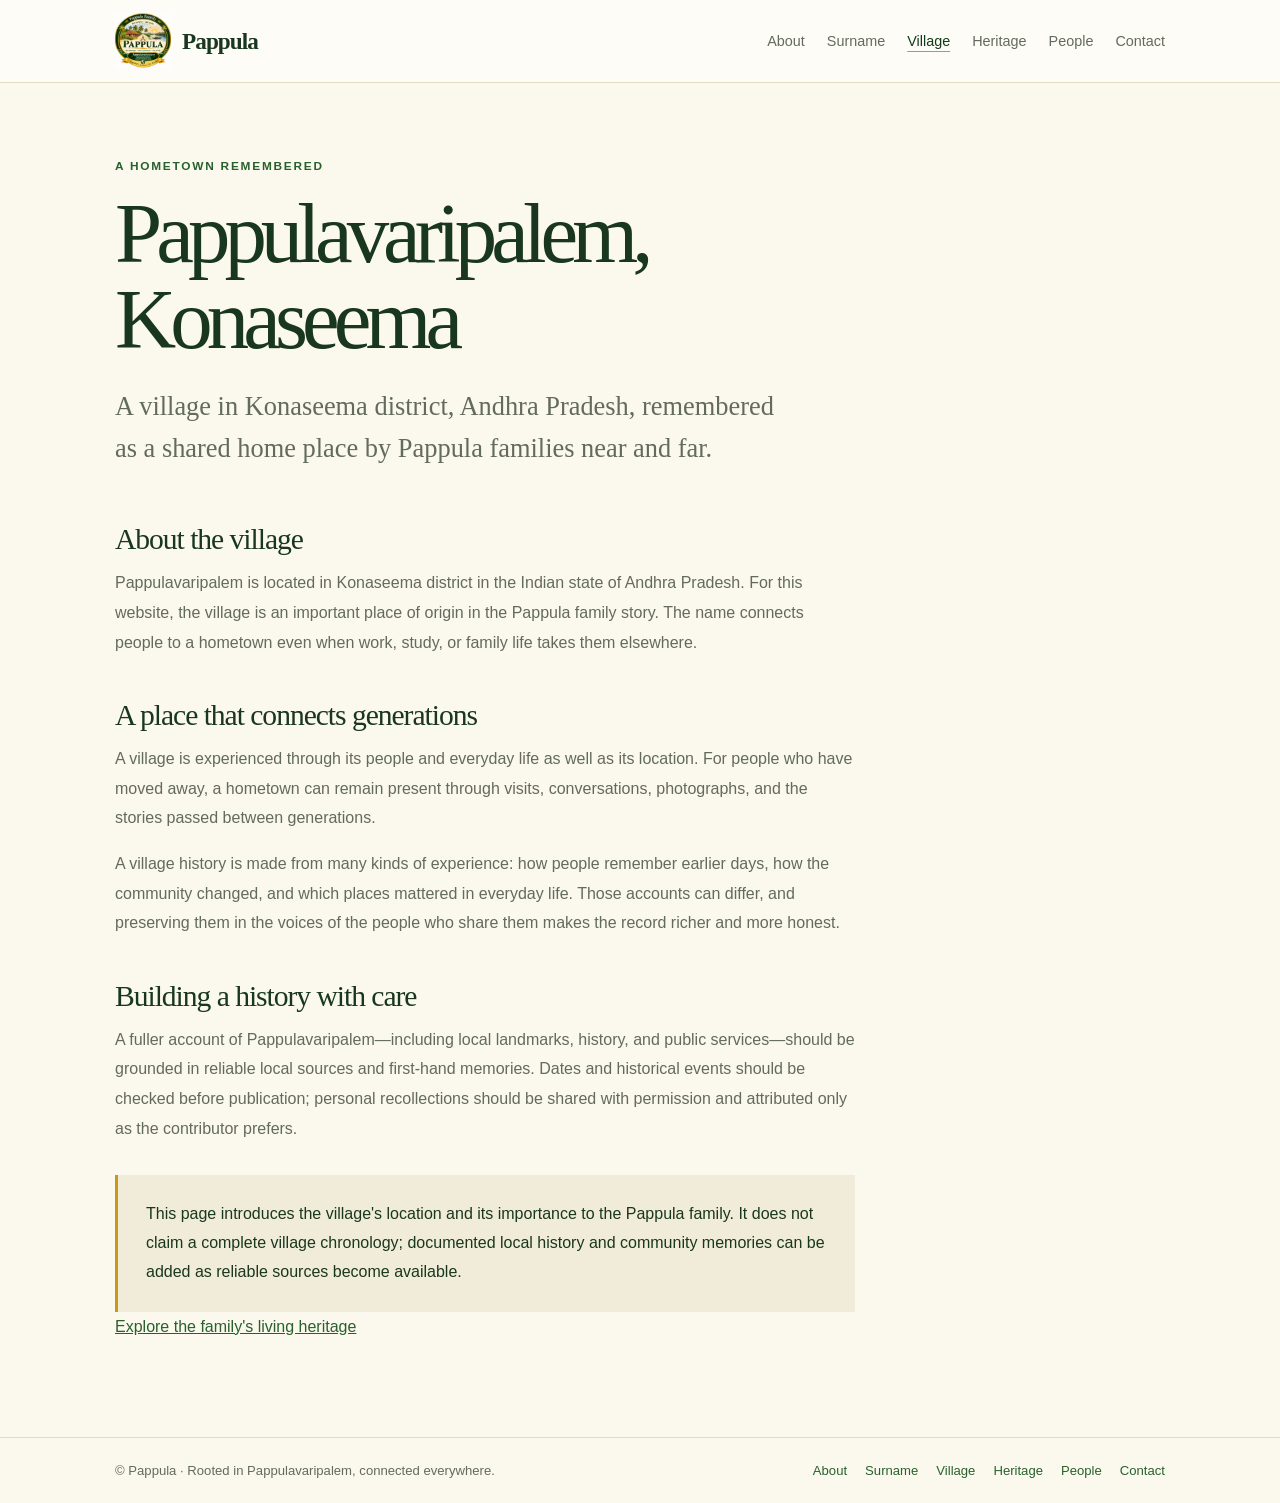
<file: village.html>
<!doctype html>
<html lang="en">
  <head>
    <meta charset="utf-8">
    <meta name="viewport" content="width=device-width, initial-scale=1">
    <title>Pappulavaripalem, Konaseema District | Pappula</title>
    <meta name="description" content="Learn about Pappulavaripalem in Konaseema district, Andhra Pradesh, and its place in the Pappula family story.">
    <meta name="keywords" content="Pappulavaripalem, Pappula family, Konaseema district, Andhra Pradesh, Godavari">
    <meta name="theme-color" content="#fbf8ed">
    <meta property="article:modified_time" content="2026-11-26">
    <link rel="canonical" href="https://www.pappula.com/village.html">
    <link rel="icon" type="image/png" href="logo.png">
    <link rel="stylesheet" href="pages.css">
    <script type="application/ld+json">
      {
        "@context": "https://schema.org",
        "@type": "WebPage",
        "name": "Pappulavaripalem, Konaseema District | Pappula",
        "url": "https://www.pappula.com/village.html",
        "dateModified": "2026-11-26"
      }
    </script>
  </head>
  <body>
    <header class="site-header">
      <div class="shell header-inner">
        <a class="brand" href="/" aria-label="Pappula home">
          <img class="brand-logo" src="logo.png" alt="">
          <span>Pappula</span>
        </a>
        <nav class="page-nav" aria-label="Main navigation">
          <a href="about.html">About</a>
          <a href="surname.html">Surname</a>
          <a href="village.html" aria-current="page">Village</a>
          <a href="heritage.html">Heritage</a>
          <a href="people.html">People</a>
          <a href="contact.html">Contact</a>
        </nav>
      </div>
    </header>
    <main class="shell page-main">
      <header class="page-intro">
        <p class="eyebrow">A hometown remembered</p>
        <h1>Pappulavaripalem, Konaseema</h1>
        <p class="lead">
          A village in Konaseema district, Andhra Pradesh, remembered as a
          shared home place by Pappula families near and far.
        </p>
      </header>
      <article class="prose">
        <h2>About the village</h2>
        <p>
          Pappulavaripalem is located in Konaseema district in the Indian state
          of Andhra Pradesh. For this website, the village is an important
          place of origin in the Pappula family story. The name connects people
          to a hometown even when work, study, or family life takes them
          elsewhere.
        </p>
        <h2>A place that connects generations</h2>
        <p>
          A village is experienced through its people and everyday life as
          well as its location. For people who have moved away, a hometown can
          remain present through visits, conversations, photographs, and the
          stories passed between generations.
        </p>
        <p>
          A village history is made from many kinds of experience: how people
          remember earlier days, how the community changed, and which places
          mattered in everyday life. Those accounts can differ, and preserving
          them in the voices of the people who share them makes the record
          richer and more honest.
        </p>
        <h2>Building a history with care</h2>
        <p>
          A fuller account of Pappulavaripalem—including local landmarks,
          history, and public services—should be grounded in reliable local
          sources and first-hand memories. Dates and historical events should
          be checked before publication; personal recollections should be
          shared with permission and attributed only as the contributor
          prefers.
        </p>
        <div class="callout">
          <p>
            This page introduces the village's location and its importance to
            the Pappula family. It does not claim a complete village chronology;
            documented local history and community memories can be added as
            reliable sources become available.
          </p>
        </div>
        <p><a href="heritage.html">Explore the family's living heritage</a></p>
      </article>
    </main>
    <footer class="site-footer">
      <div class="shell footer-inner">
        <p>© Pappula · Rooted in Pappulavaripalem, connected everywhere.</p>
        <nav class="footer-nav" aria-label="Footer navigation">
          <a href="about.html">About</a><a href="surname.html">Surname</a><a href="village.html">Village</a><a href="heritage.html">Heritage</a><a href="people.html">People</a><a href="contact.html">Contact</a>
        </nav>
      </div>
    </footer>
  </body>
</html>
</file>
<file: pages.css>
:root {
  color-scheme: light;
  --paper: #fbf8ed;
  --ink: #19371e;
  --muted: #636b5d;
  --green: #28612d;
  --green-dark: #123b1d;
  --gold: #c99a18;
  --line: #e5dcc0;
  --serif: Georgia, "Times New Roman", serif;
  --sans: "Segoe UI", Arial, sans-serif;
}

*,
*::before,
*::after {
  box-sizing: border-box;
}

body {
  margin: 0;
  background: var(--paper);
  color: var(--ink);
  font-family: var(--sans);
  -webkit-font-smoothing: antialiased;
}

a {
  color: var(--green);
}

a:focus-visible {
  outline: 3px solid var(--gold);
  outline-offset: 4px;
}

.shell {
  width: min(1050px, calc(100% - 48px));
  margin-inline: auto;
}

.site-header {
  border-bottom: 1px solid var(--line);
  background: rgb(255 255 255 / 48%);
}

.header-inner,
.brand,
.page-nav,
.footer-inner,
.footer-nav {
  display: flex;
  align-items: center;
}

.header-inner {
  min-height: 82px;
  justify-content: space-between;
  gap: 24px;
}

.brand {
  flex: 0 0 auto;
  gap: 11px;
  color: var(--ink);
  font-family: var(--serif);
  font-size: 1.45rem;
  font-weight: 700;
  letter-spacing: -0.04em;
  text-decoration: none;
}

.brand-logo {
  width: 56px;
  height: 56px;
  object-fit: contain;
}

.page-nav {
  flex-wrap: wrap;
  justify-content: flex-end;
  gap: 8px 22px;
}

.page-nav a {
  color: var(--muted);
  font-size: 0.9rem;
  text-decoration: none;
}

.page-nav a:hover,
.page-nav a[aria-current="page"] {
  color: var(--green-dark);
}

.page-nav a[aria-current="page"] {
  text-decoration: underline;
  text-decoration-color: var(--gold);
  text-underline-offset: 5px;
}

.page-main {
  min-height: calc(100vh - 170px);
  padding-block: 76px 96px;
}

.page-intro {
  max-width: 760px;
  margin-bottom: 54px;
}

.eyebrow {
  margin: 0 0 17px;
  color: var(--green);
  font-size: 0.74rem;
  font-weight: 700;
  letter-spacing: 0.15em;
  text-transform: uppercase;
}

h1,
h2,
p {
  margin-top: 0;
}

h1,
h2 {
  font-family: var(--serif);
  font-weight: 500;
}

h1 {
  max-width: 730px;
  margin-bottom: 22px;
  font-size: clamp(3rem, 7vw, 5.3rem);
  letter-spacing: -0.07em;
  line-height: 1.02;
}

.lead {
  max-width: 680px;
  margin-bottom: 0;
  color: var(--muted);
  font-family: var(--serif);
  font-size: clamp(1.25rem, 2.5vw, 1.65rem);
  line-height: 1.6;
}

.content-grid {
  display: grid;
  grid-template-columns: repeat(2, minmax(0, 1fr));
  gap: 20px;
}

.content-card {
  padding: 28px;
  border: 1px solid var(--line);
  border-radius: 16px;
  background: rgb(255 255 255 / 40%);
}

.content-card h2 {
  margin-bottom: 12px;
  font-size: 1.65rem;
  letter-spacing: -0.035em;
}

.content-card p,
.prose p,
.prose li {
  color: var(--muted);
  font-size: 1rem;
  line-height: 1.85;
}

.content-card p:last-child,
.prose p:last-child {
  margin-bottom: 0;
}

.prose {
  max-width: 740px;
}

.prose h2 {
  margin: 42px 0 12px;
  font-size: 1.85rem;
  letter-spacing: -0.035em;
}

.prose ul {
  padding-left: 1.25rem;
}

.callout {
  margin-top: 32px;
  padding: 25px 28px;
  border-left: 3px solid var(--gold);
  background: #f1ecd9;
}

.callout p {
  margin: 0;
  color: var(--ink);
  line-height: 1.8;
}

.site-footer {
  padding-block: 25px;
  border-top: 1px solid var(--line);
}

.footer-inner {
  justify-content: space-between;
  gap: 18px 28px;
}

.footer-inner p {
  margin: 0;
  color: var(--muted);
  font-size: 0.82rem;
}

.footer-nav {
  flex-wrap: wrap;
  gap: 8px 18px;
}

.footer-nav a {
  font-size: 0.82rem;
  text-decoration: none;
}

@media (max-width: 680px) {
  .shell {
    width: min(100% - 36px, 1050px);
  }

  .header-inner {
    align-items: flex-start;
    flex-direction: column;
    padding-block: 12px 16px;
  }

  .page-nav {
    justify-content: flex-start;
    gap: 12px 18px;
  }

  .page-main {
    padding-block: 55px 70px;
  }

  .page-intro {
    margin-bottom: 38px;
  }

  .content-grid {
    grid-template-columns: 1fr;
  }

  .content-card {
    padding: 23px;
  }

  .footer-inner {
    align-items: flex-start;
    flex-direction: column;
  }
}
</file>
